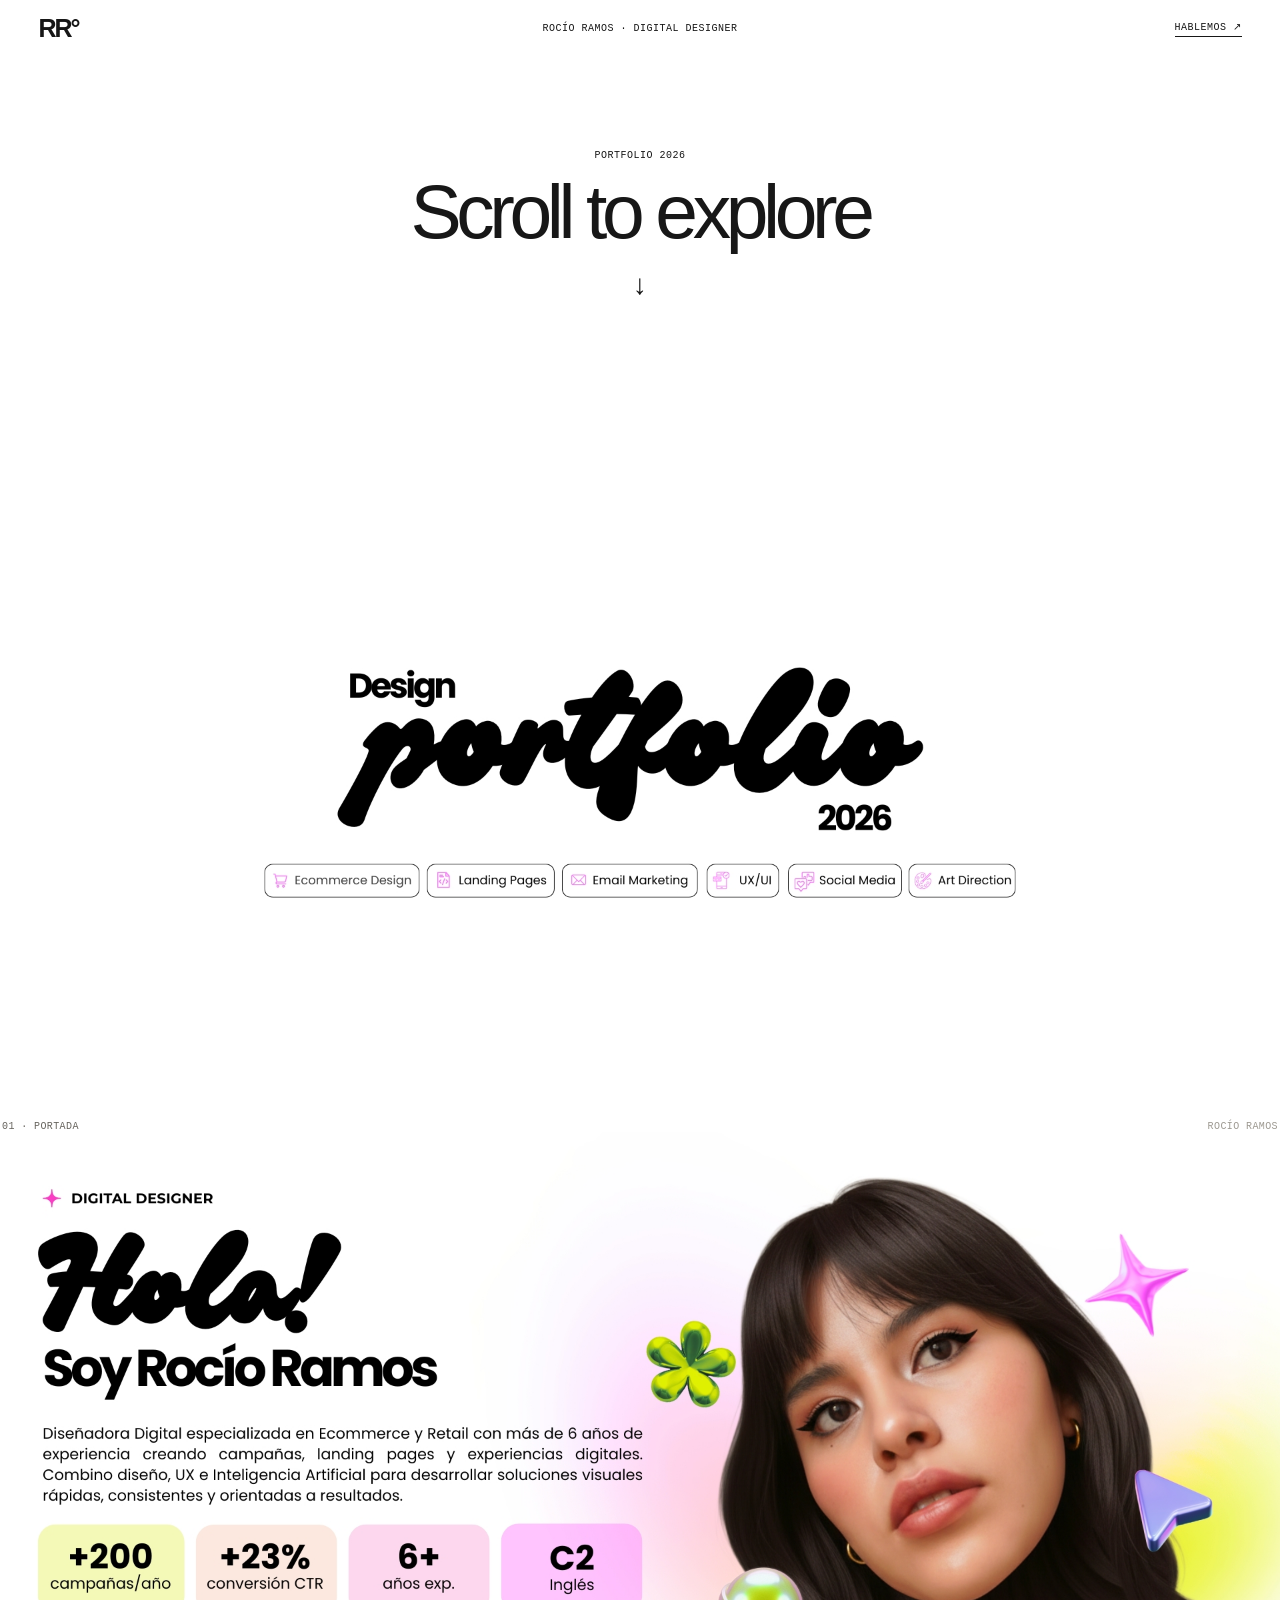
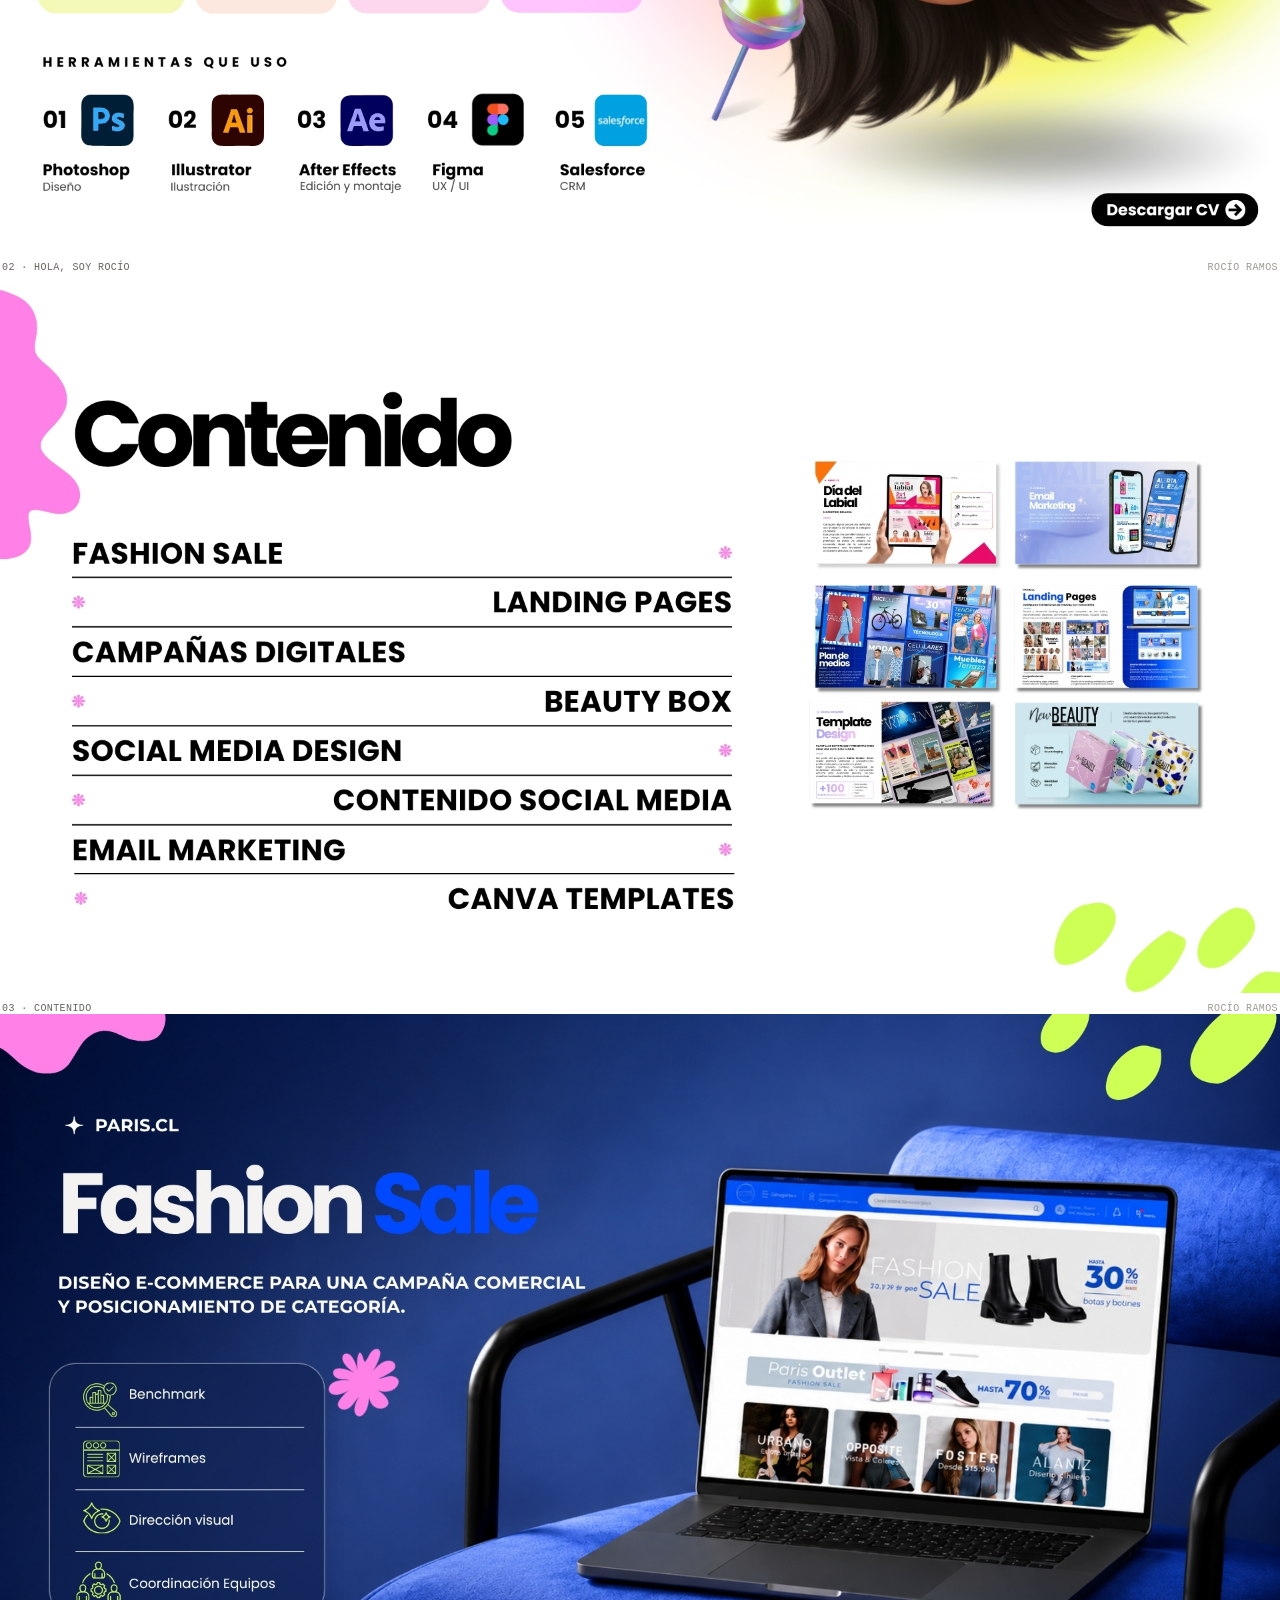
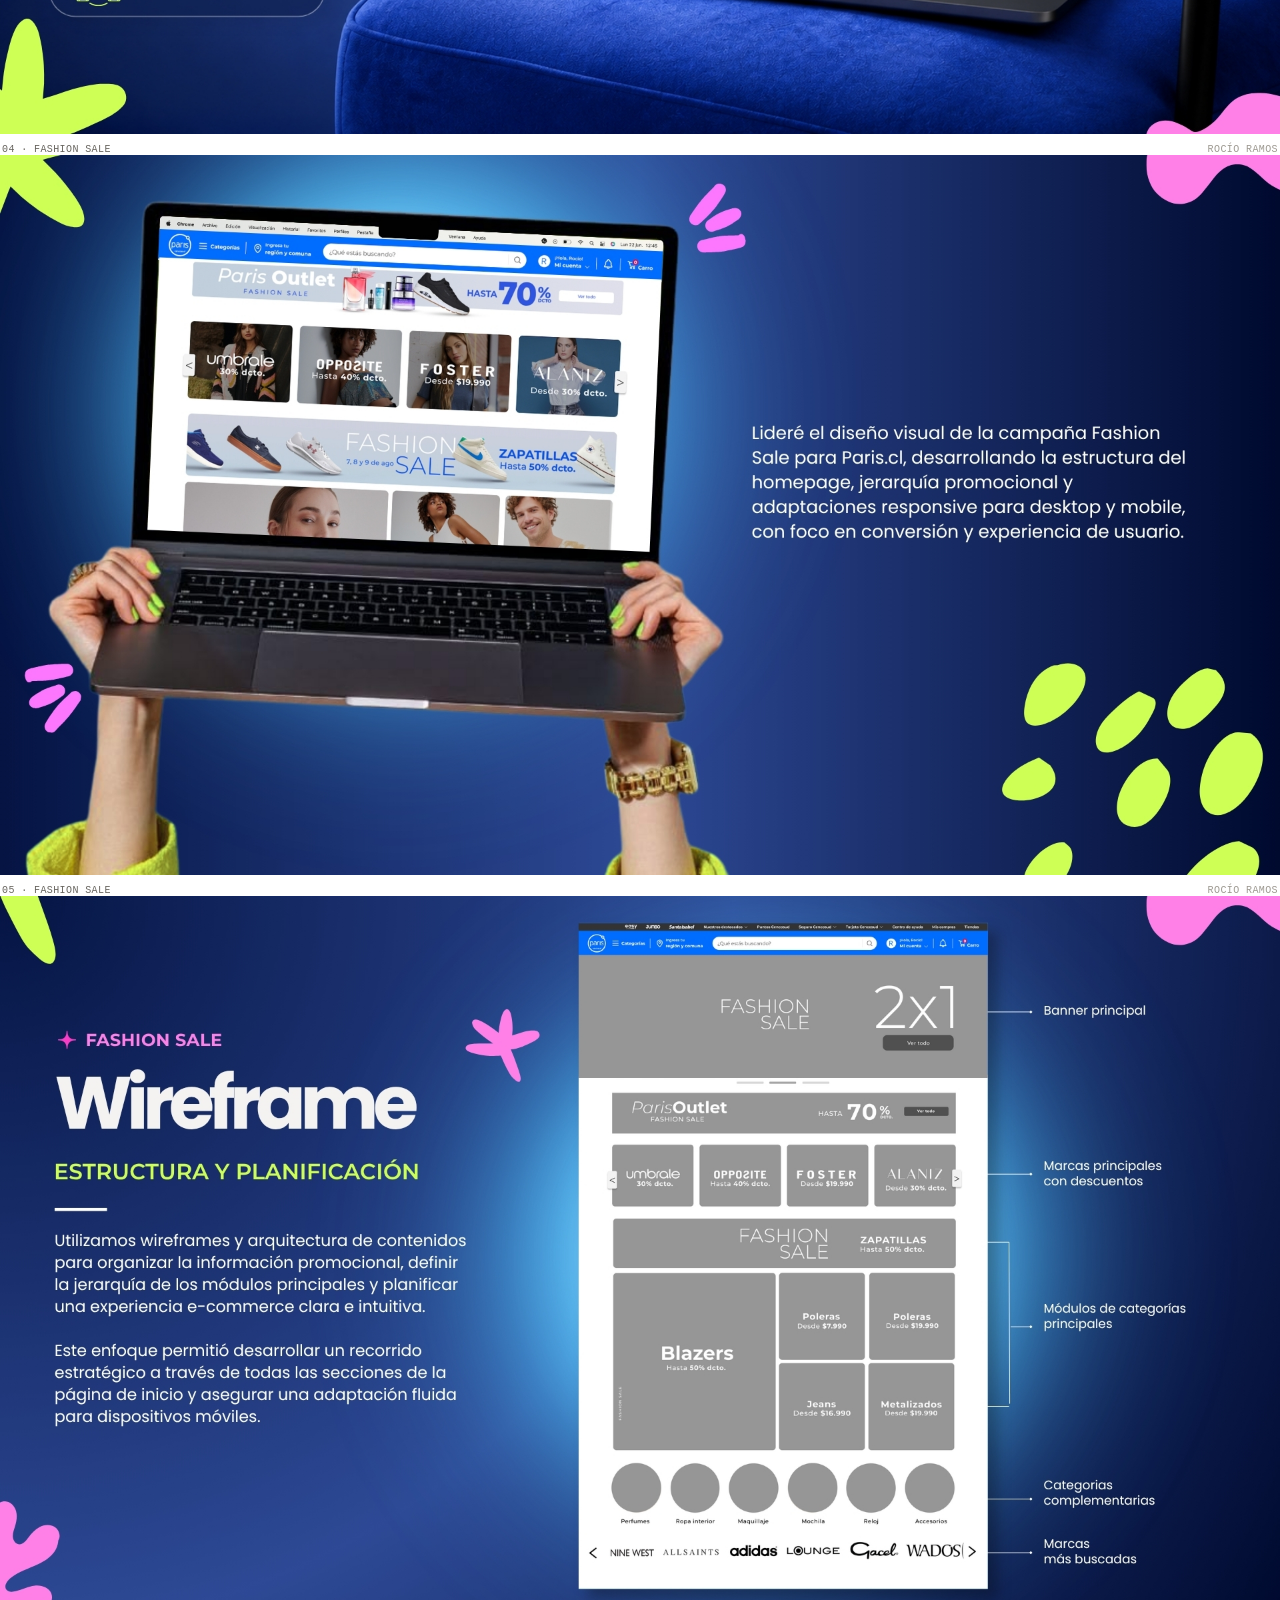
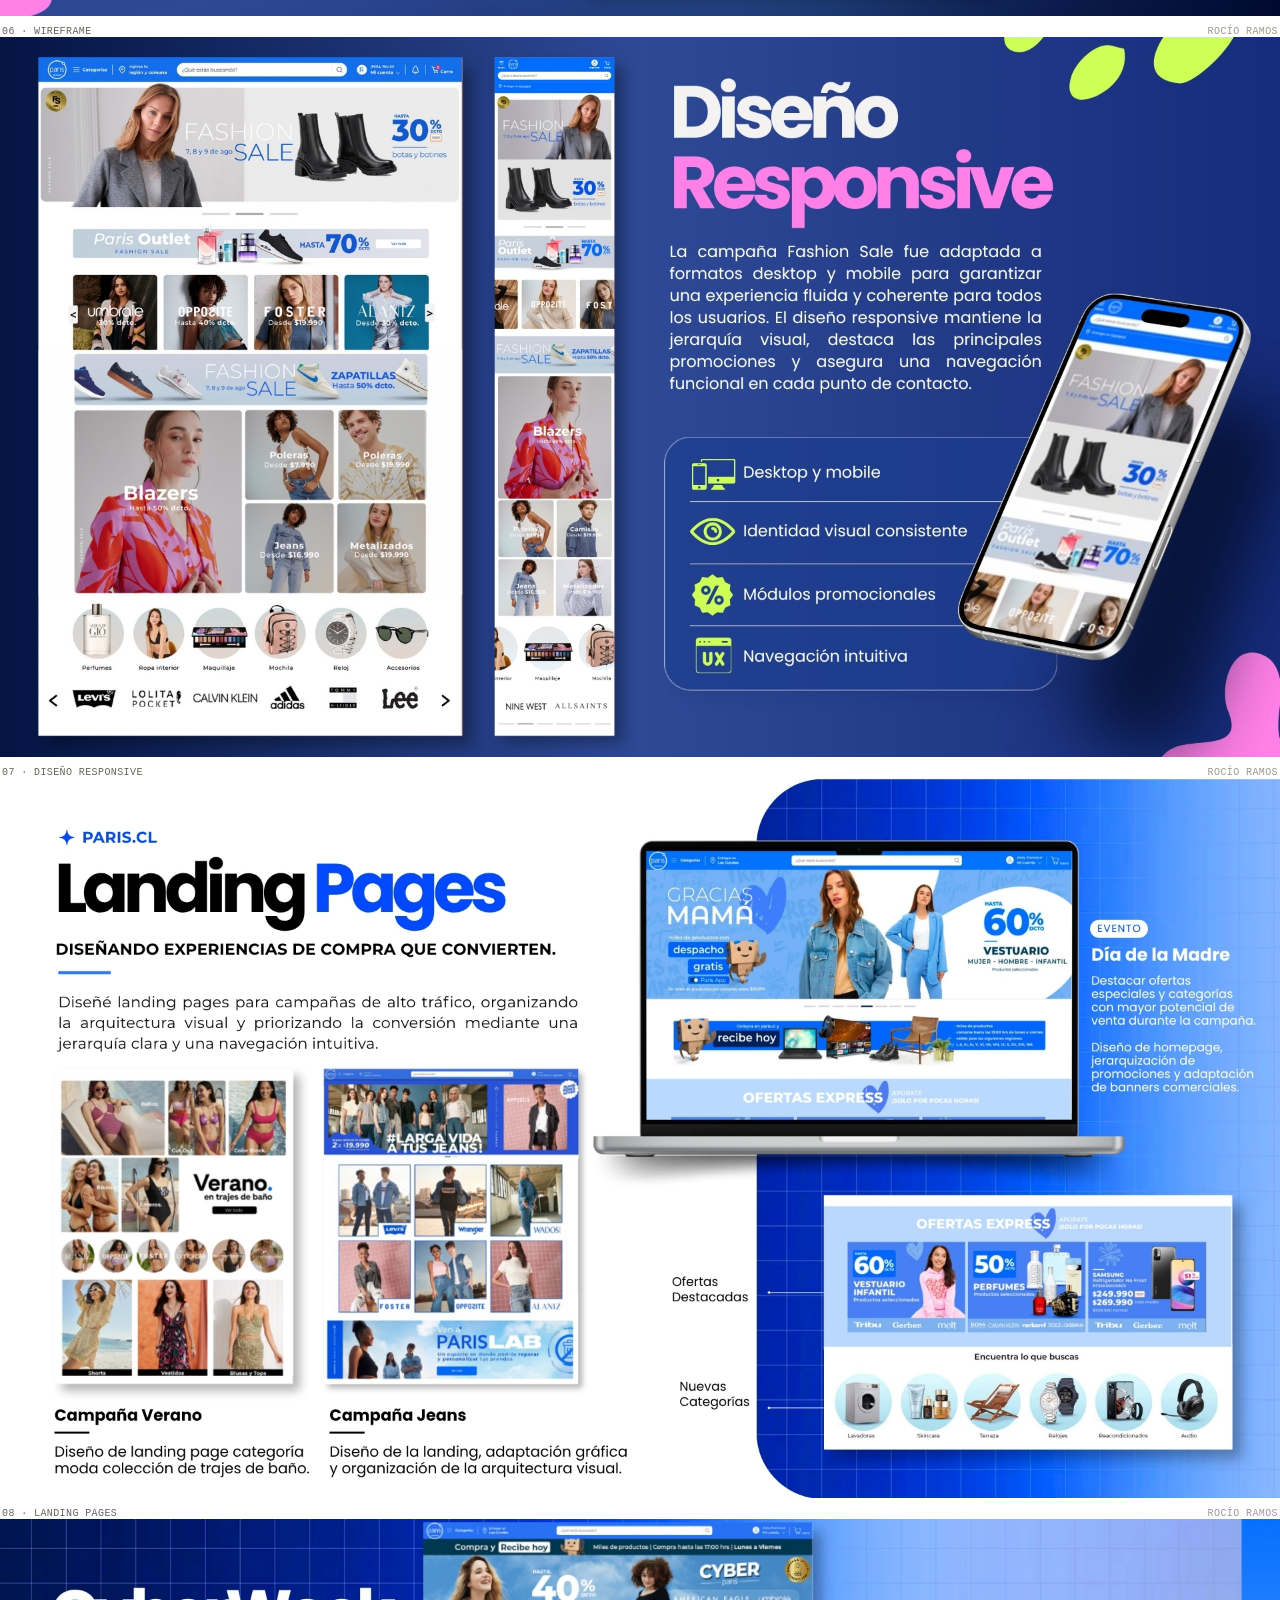
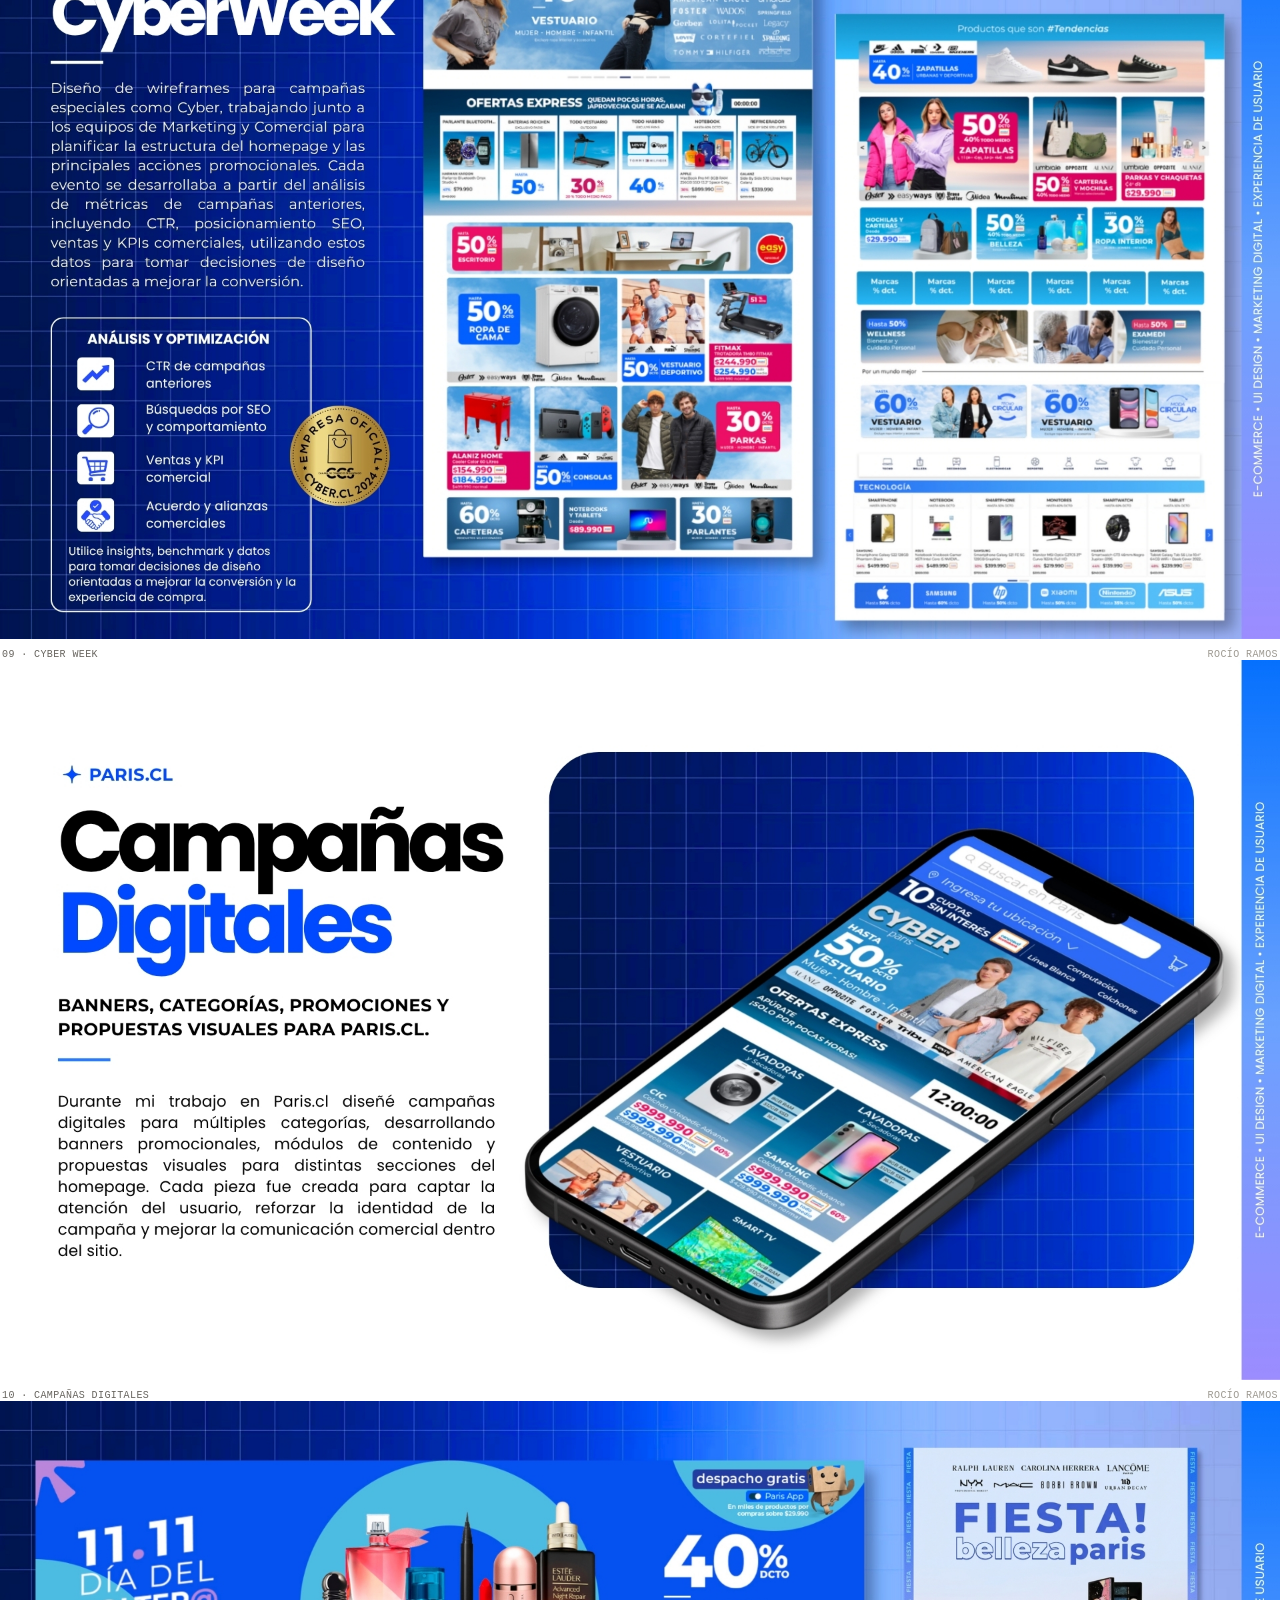
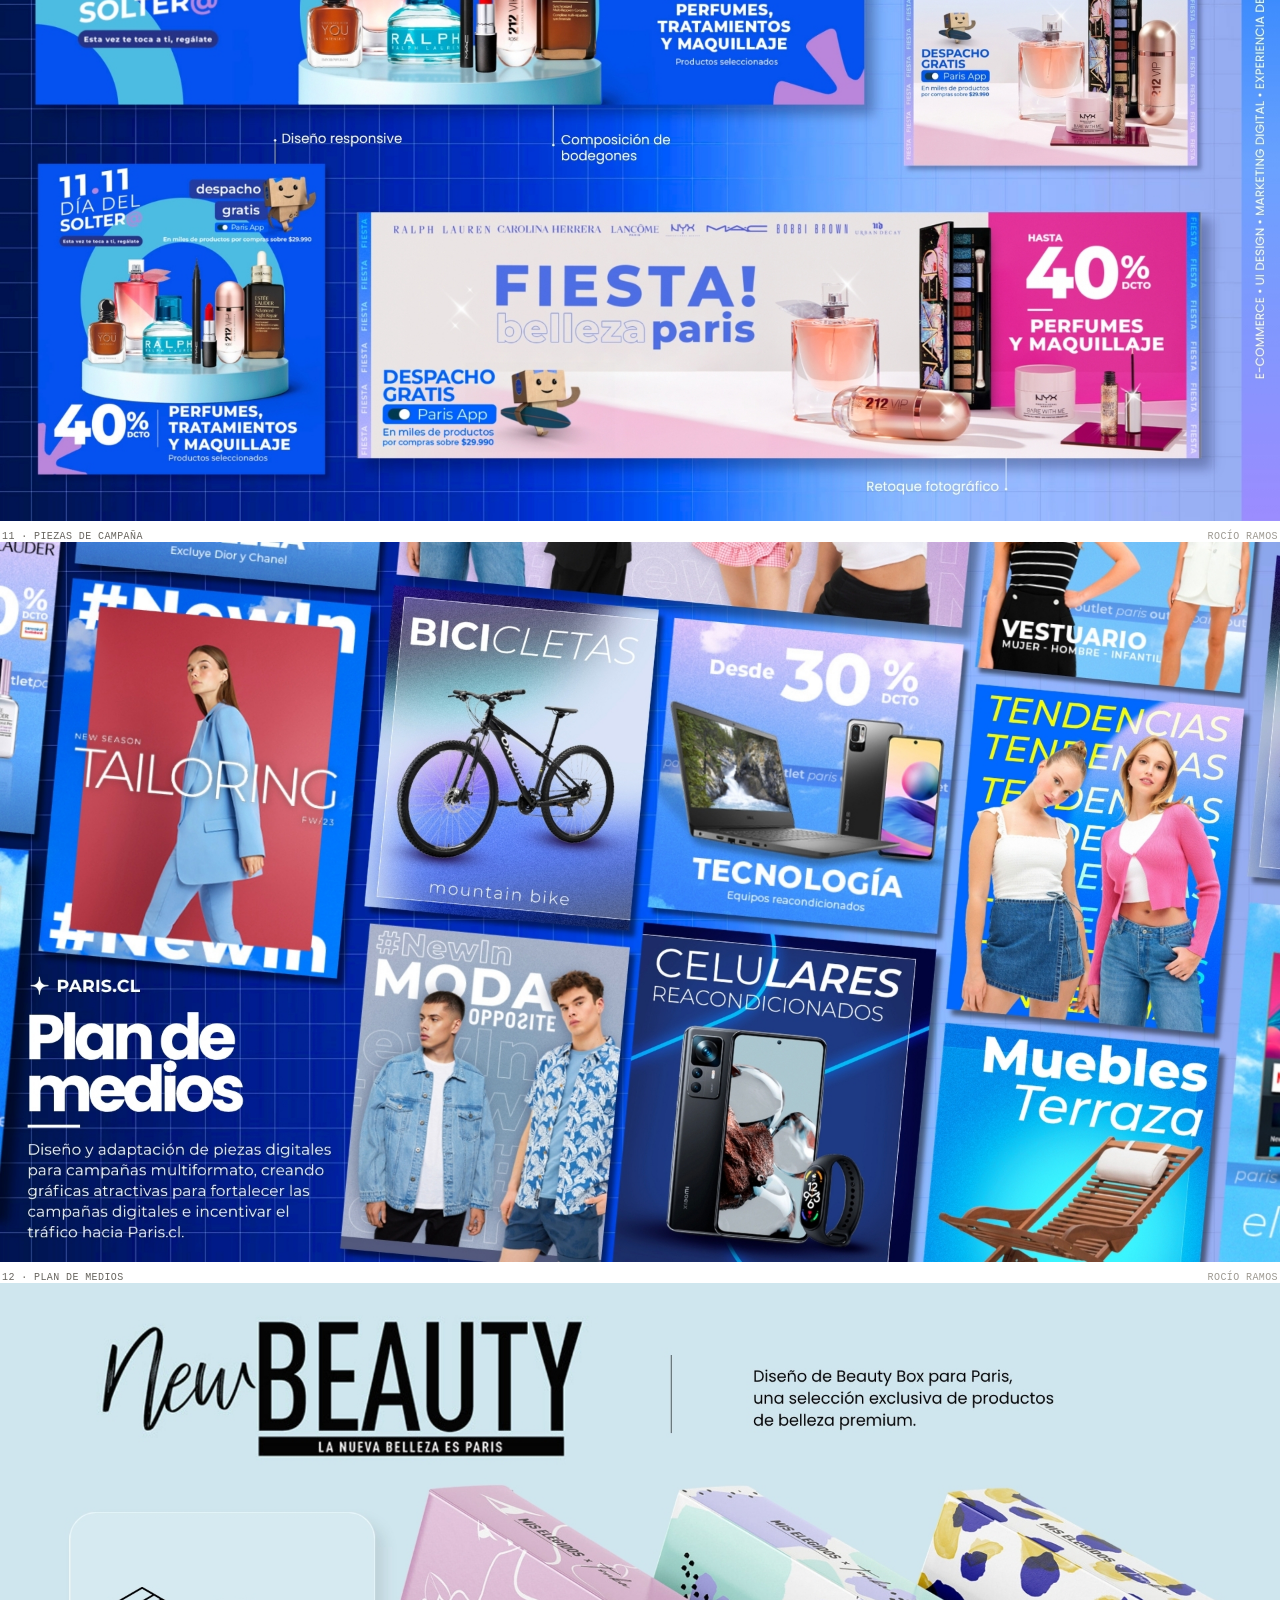
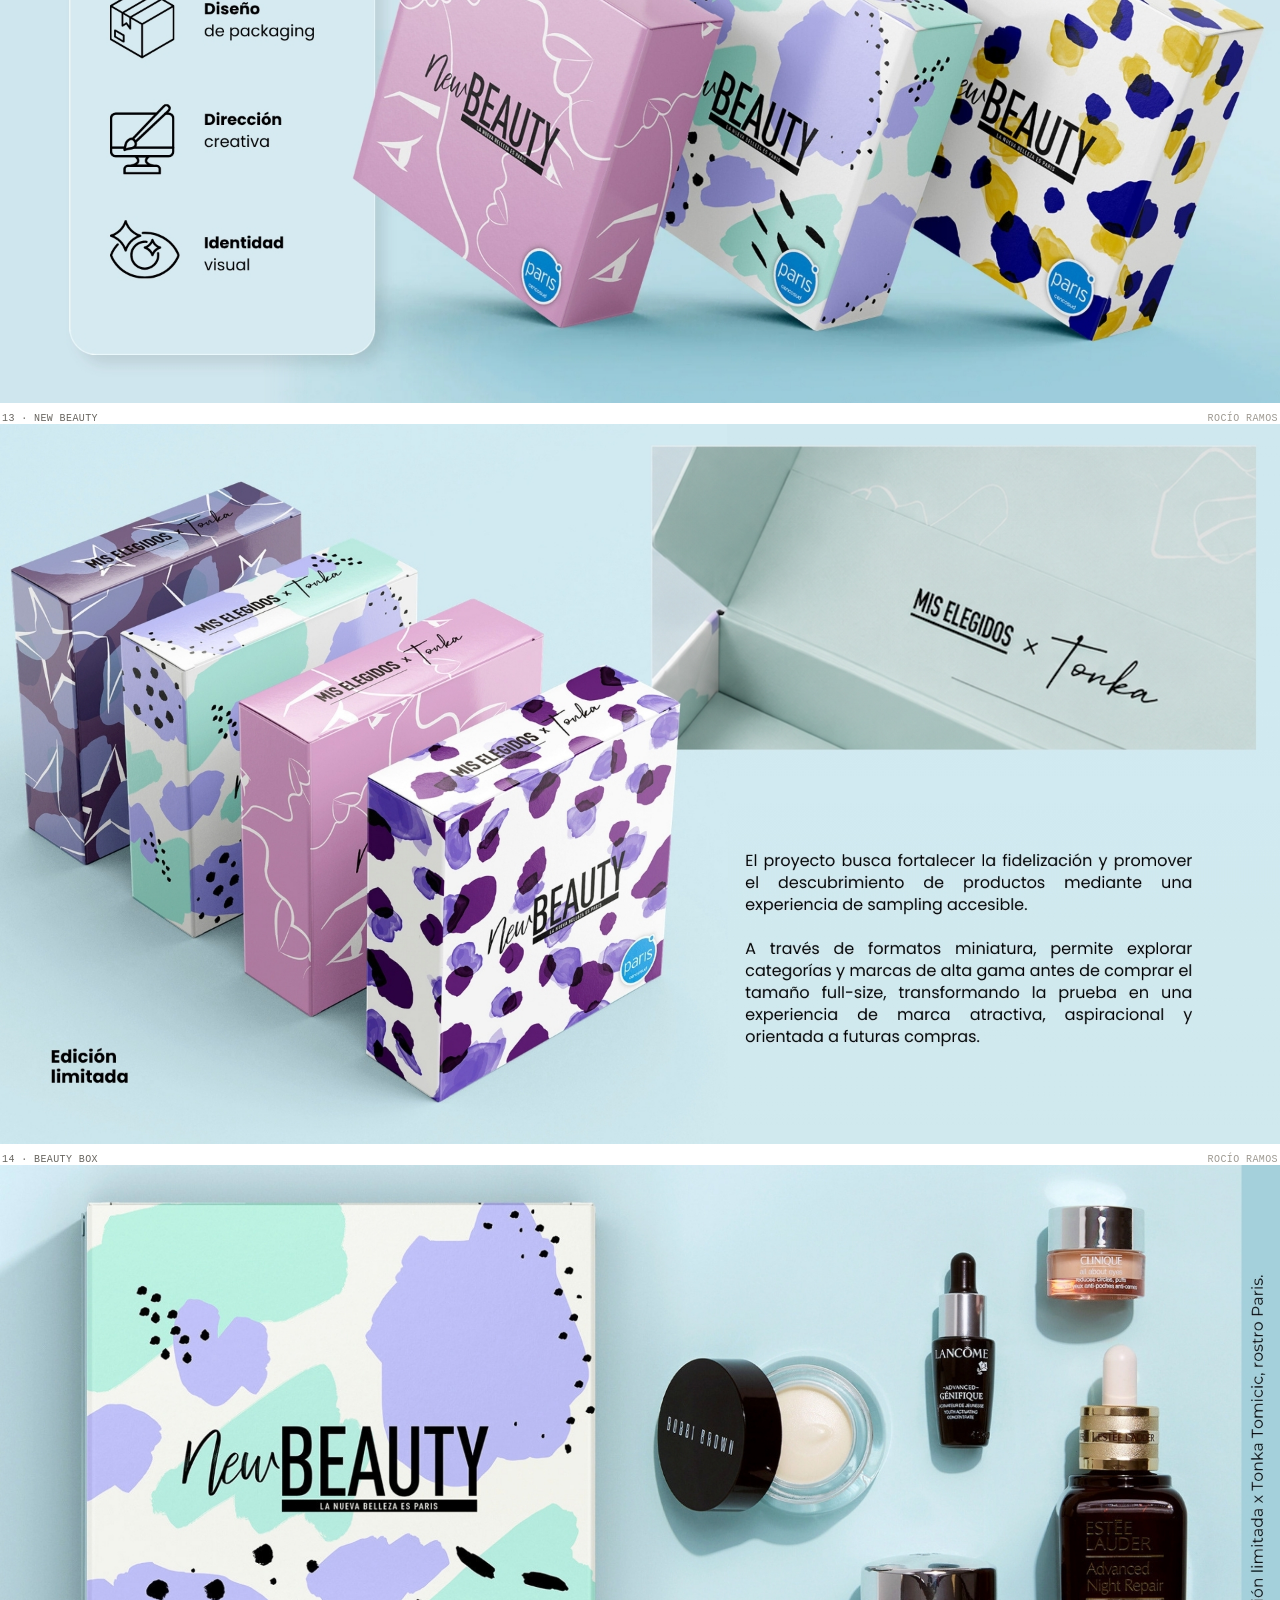
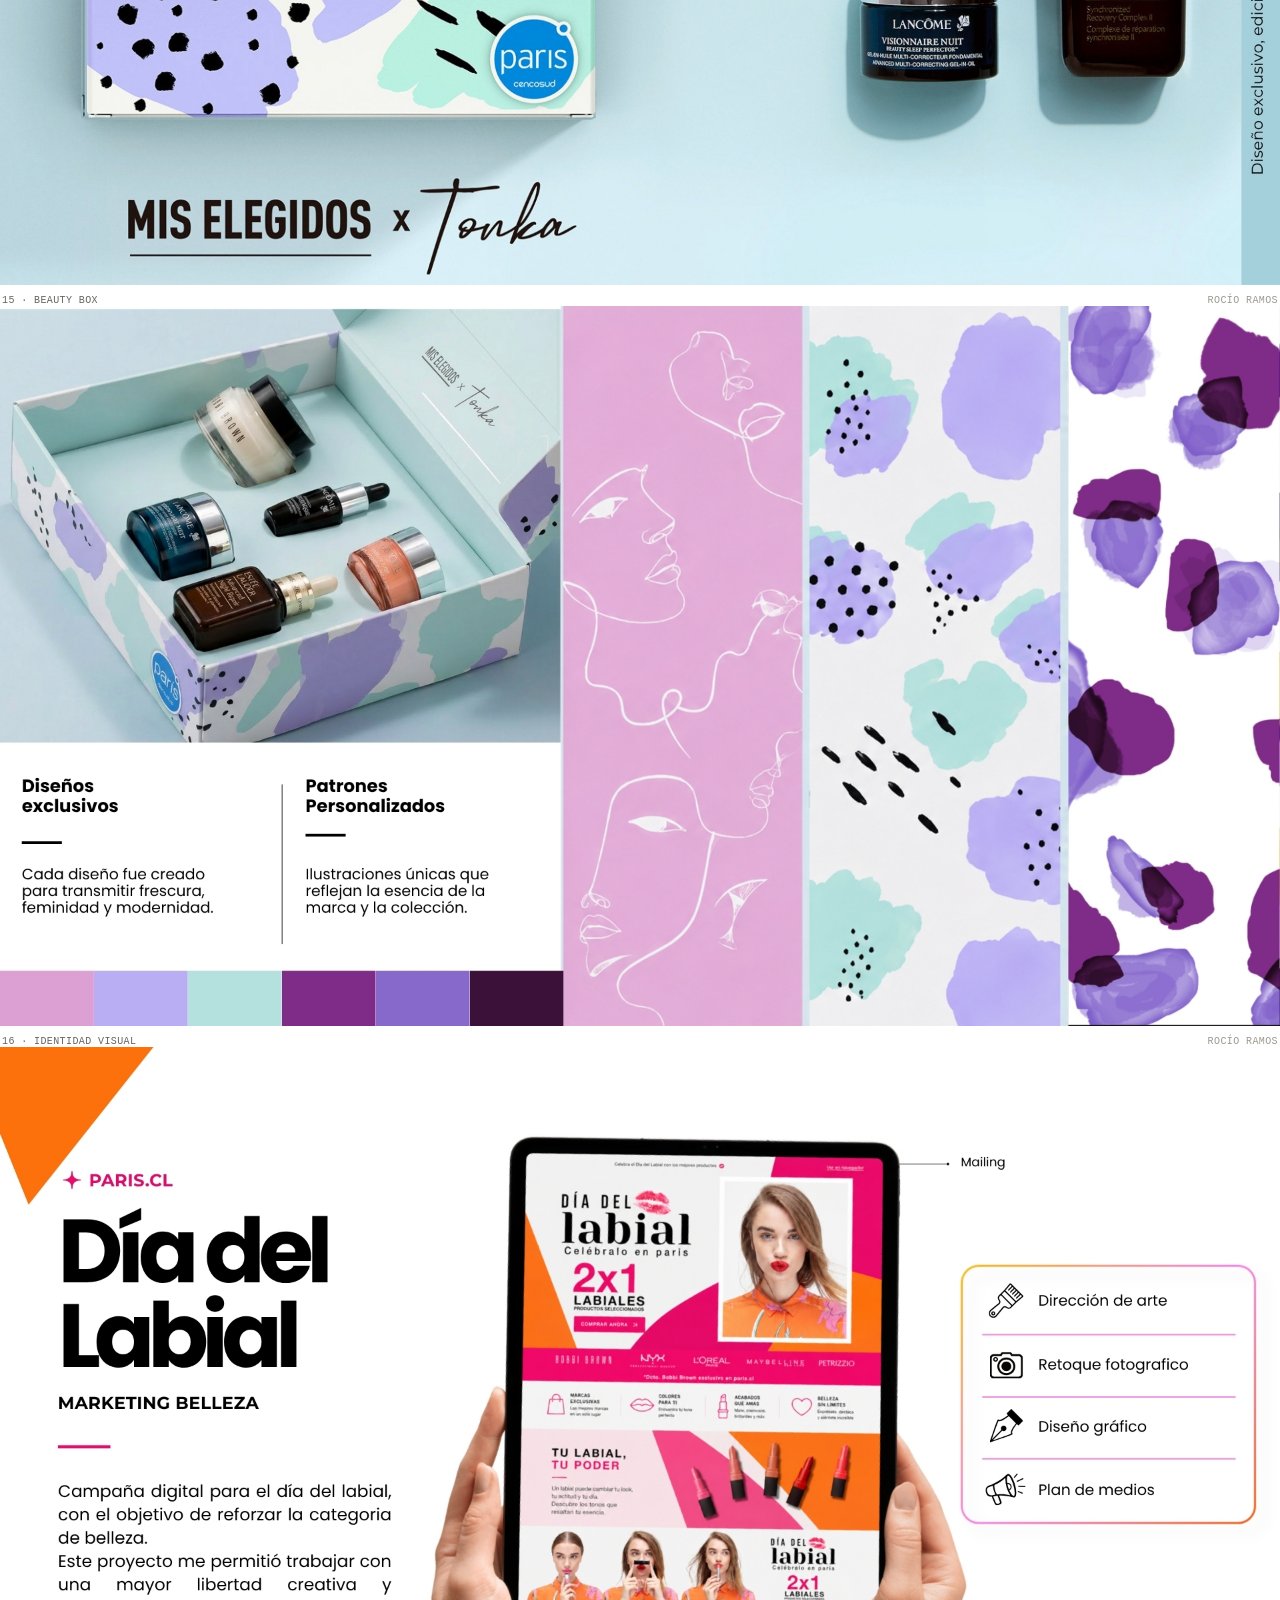
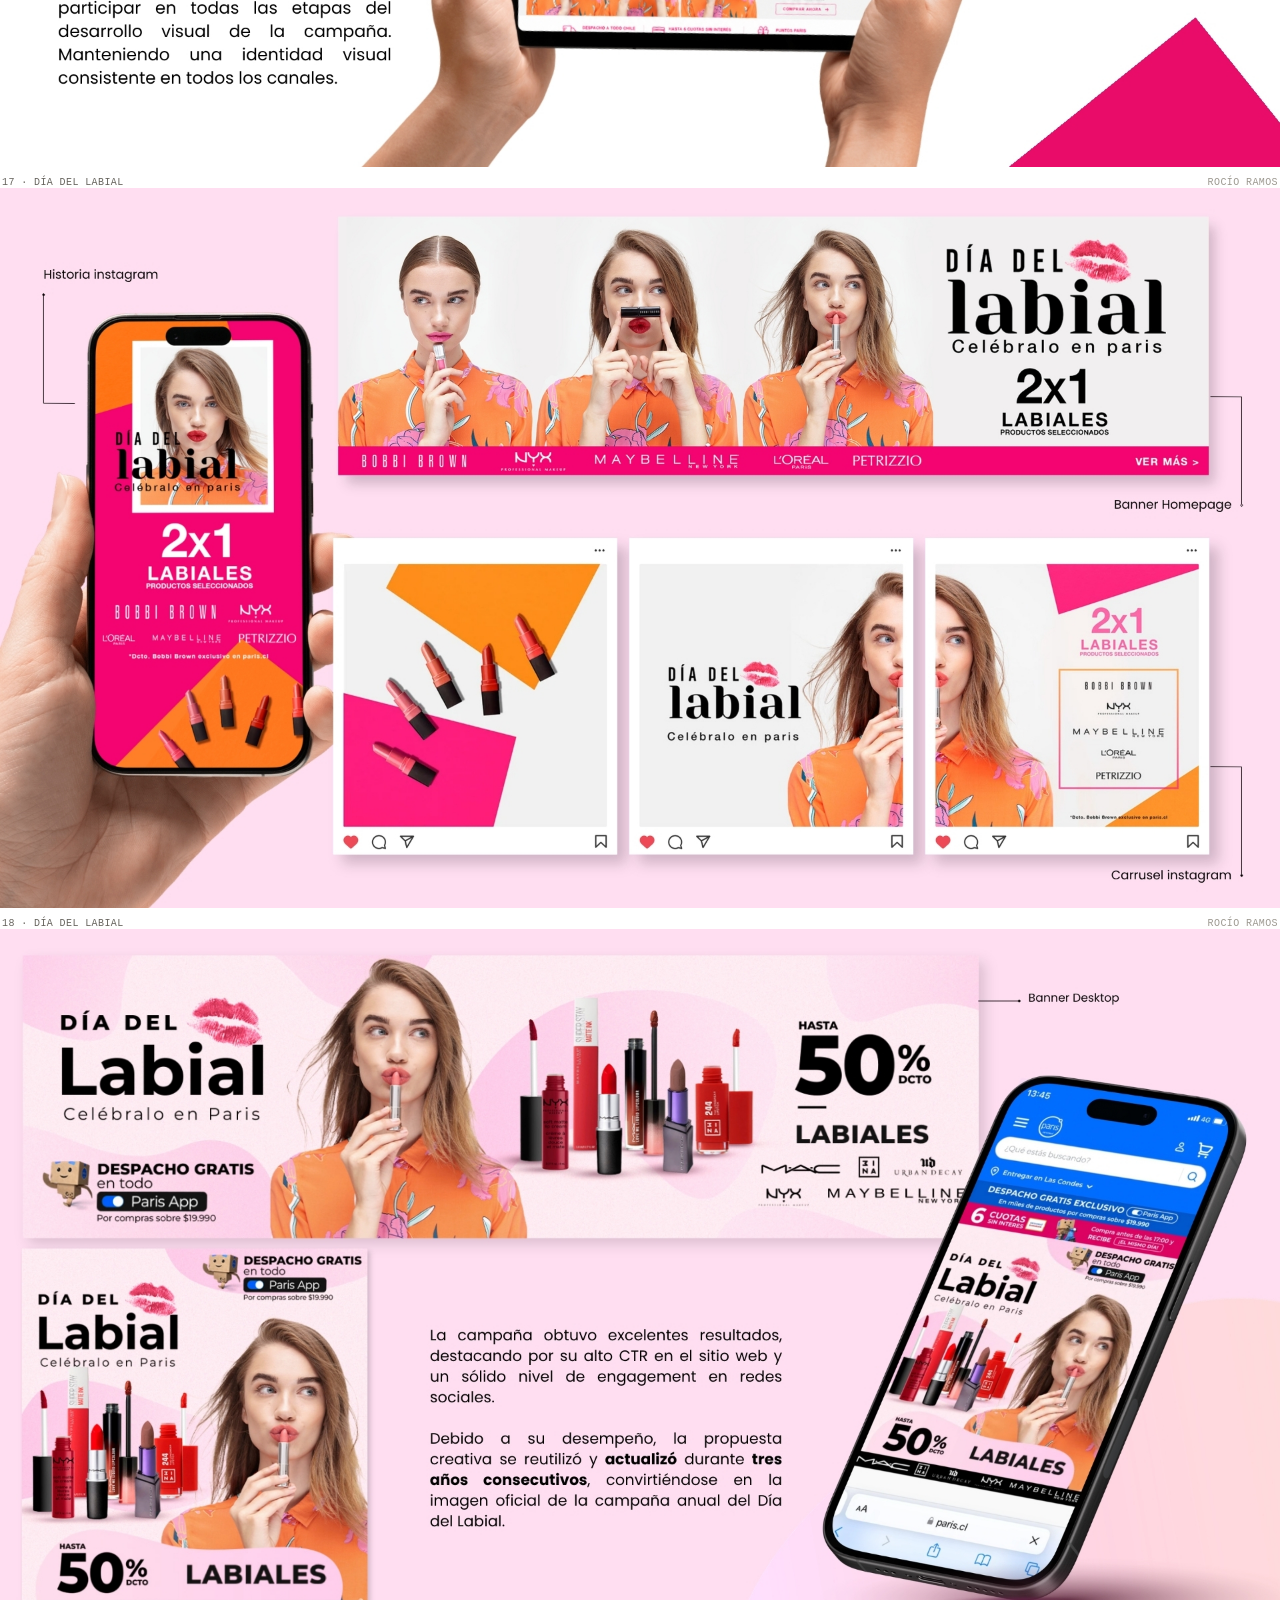
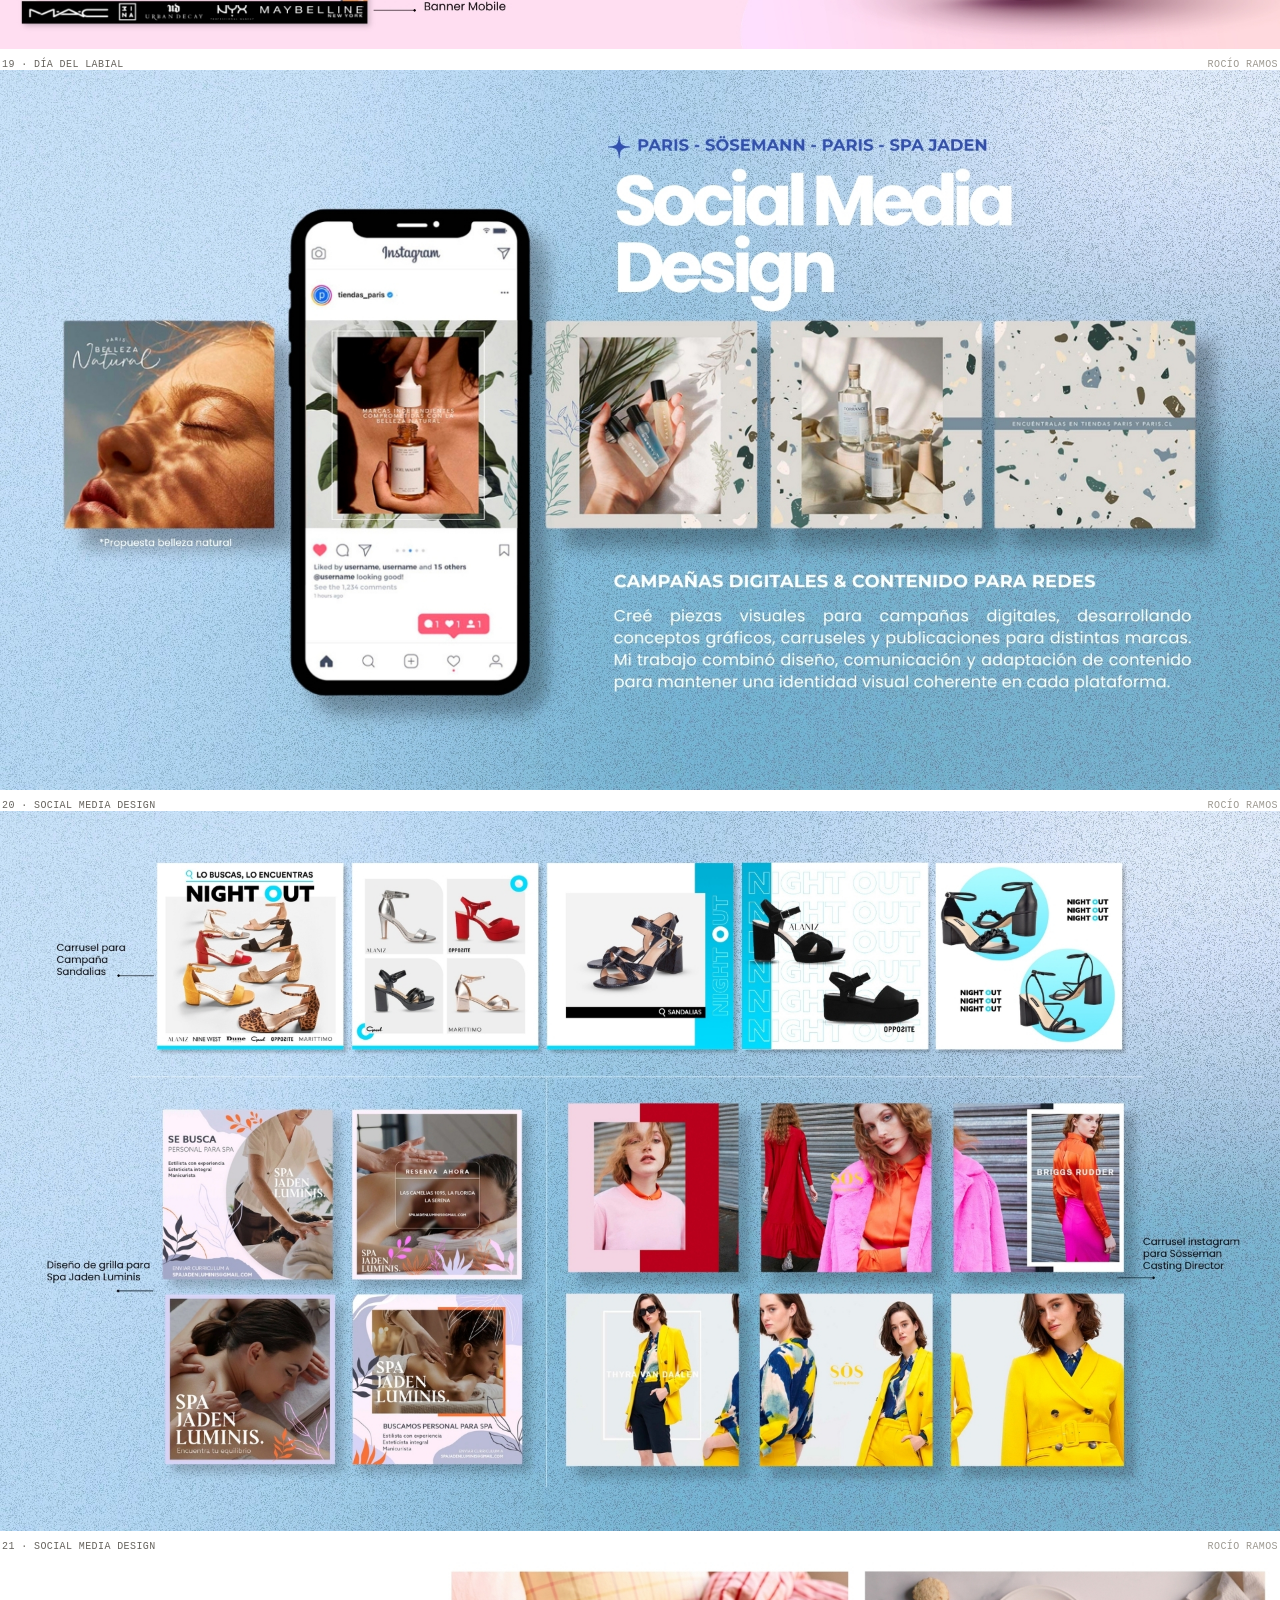
<file: index.html>
<!doctype html>
<html lang="es">
<head>
  <meta charset="utf-8">
  <meta name="viewport" content="width=device-width, initial-scale=1">
  <meta name="description" content="Portfolio de Rocío Ramos, diseñadora digital especializada en ecommerce y dirección de arte.">
  <title>Rocío Ramos — Portfolio 2026</title>
  <link rel="stylesheet" href="styles.css">
</head>
<body>
  <header class="header">
    <a class="monogram" href="#inicio" aria-label="Ir al inicio">RR°</a>
    <p>Rocío Ramos <span>·</span> Digital Designer</p>
    <a href="mailto:r.belenramos@gmail.com">Hablemos <span>↗</span></a>
  </header>

  <main id="inicio">
    <section class="intro">
      <p>Portfolio 2026</p>
      <h1>Scroll to explore</h1>
      <span>↓</span>
    </section>
    <section class="portfolio-list" id="portfolio-list" aria-label="Portfolio de proyectos"></section>
  </main>

  <footer>
    <p>Gracias por tu tiempo y atención.</p>
    <a href="mailto:r.belenramos@gmail.com">r.belenramos@gmail.com</a>
    <a href="https://roramos.github.io" target="_blank" rel="noreferrer">roramos.github.io</a>
  </footer>
  <script src="script.js"></script>
</body>
</html>
</file>
<file: styles.css>
:root{--ink:#171717;--canvas:#ffffff;--paper:#f9f8f5;--line:#ffffff;--ui:ui-monospace,"SFMono-Regular",Menlo,monospace}*{box-sizing:border-box}html{scroll-behavior:smooth}body{margin:0;background:var(--canvas);color:var(--ink);font-family:Arial,Helvetica,sans-serif}.header{height:58px;padding:0 3vw;display:flex;align-items:center;justify-content:space-between;border-bottom:1px solid var(--line);font:10px var(--ui);letter-spacing:.05em;text-transform:uppercase;position:sticky;top:0;z-index:2;background:#ffffff;backdrop-filter:blur(10px)}.header p{margin:0;position:absolute;left:50%;transform:translateX(-50%)}.header a{color:inherit;text-decoration:none}.header a:last-child{border-bottom:1px solid var(--ink);padding-bottom:3px}.monogram{font:700 25px/1 Arial;letter-spacing:-2px}.intro{min-height:37vh;display:flex;flex-direction:column;align-items:center;justify-content:center;text-align:center;padding:55px 20px}.intro p{font:10px var(--ui);letter-spacing:.05em;text-transform:uppercase;margin:0 0 16px}.intro h1{font-size:clamp(37px,6vw,84px);letter-spacing:-.07em;font-weight:400;line-height:.9;margin:0}.intro span{font:28px/1 Arial;margin-top:25px}.portfolio-list{max-width:1400px;margin:0 auto;padding:0 0 120px;display:flex;flex-direction:column;gap:0px}.portfolio-slide{margin:0}.slide-image-wrap{background:#181818;box-shadow:none}.portfolio-slide img{width:100%;display:block;aspect-ratio:16/9;object-fit:contain}.portfolio-slide figcaption{font:10px var(--ui);letter-spacing:.04em;text-transform:uppercase;color:#67645e;display:flex;justify-content:space-between;padding:10px 2px 0}.portfolio-slide figcaption span:last-child{color:#9d9991}footer{border-top:1px solid var(--line);padding:30px 0;display:flex;gap:20px;justify-content:space-between;font:10px var(--ui);letter-spacing:.04em;text-transform:uppercase;color:#67645e}footer p{margin:0}footer a{color:inherit;text-decoration:none}@media(max-width:700px){.header{padding:0 18px}.header p{display:none}.header a:last-child{font-size:9px}.intro{min-height:30vh}.portfolio-list{padding:0 0 65px;gap:28px}.slide-image-wrap{box-shadow:none}.portfolio-slide figcaption{padding:8px 16px 0;font-size:9px}footer{padding:24px 18px;display:block;line-height:2}footer a{display:block}}
</file>
